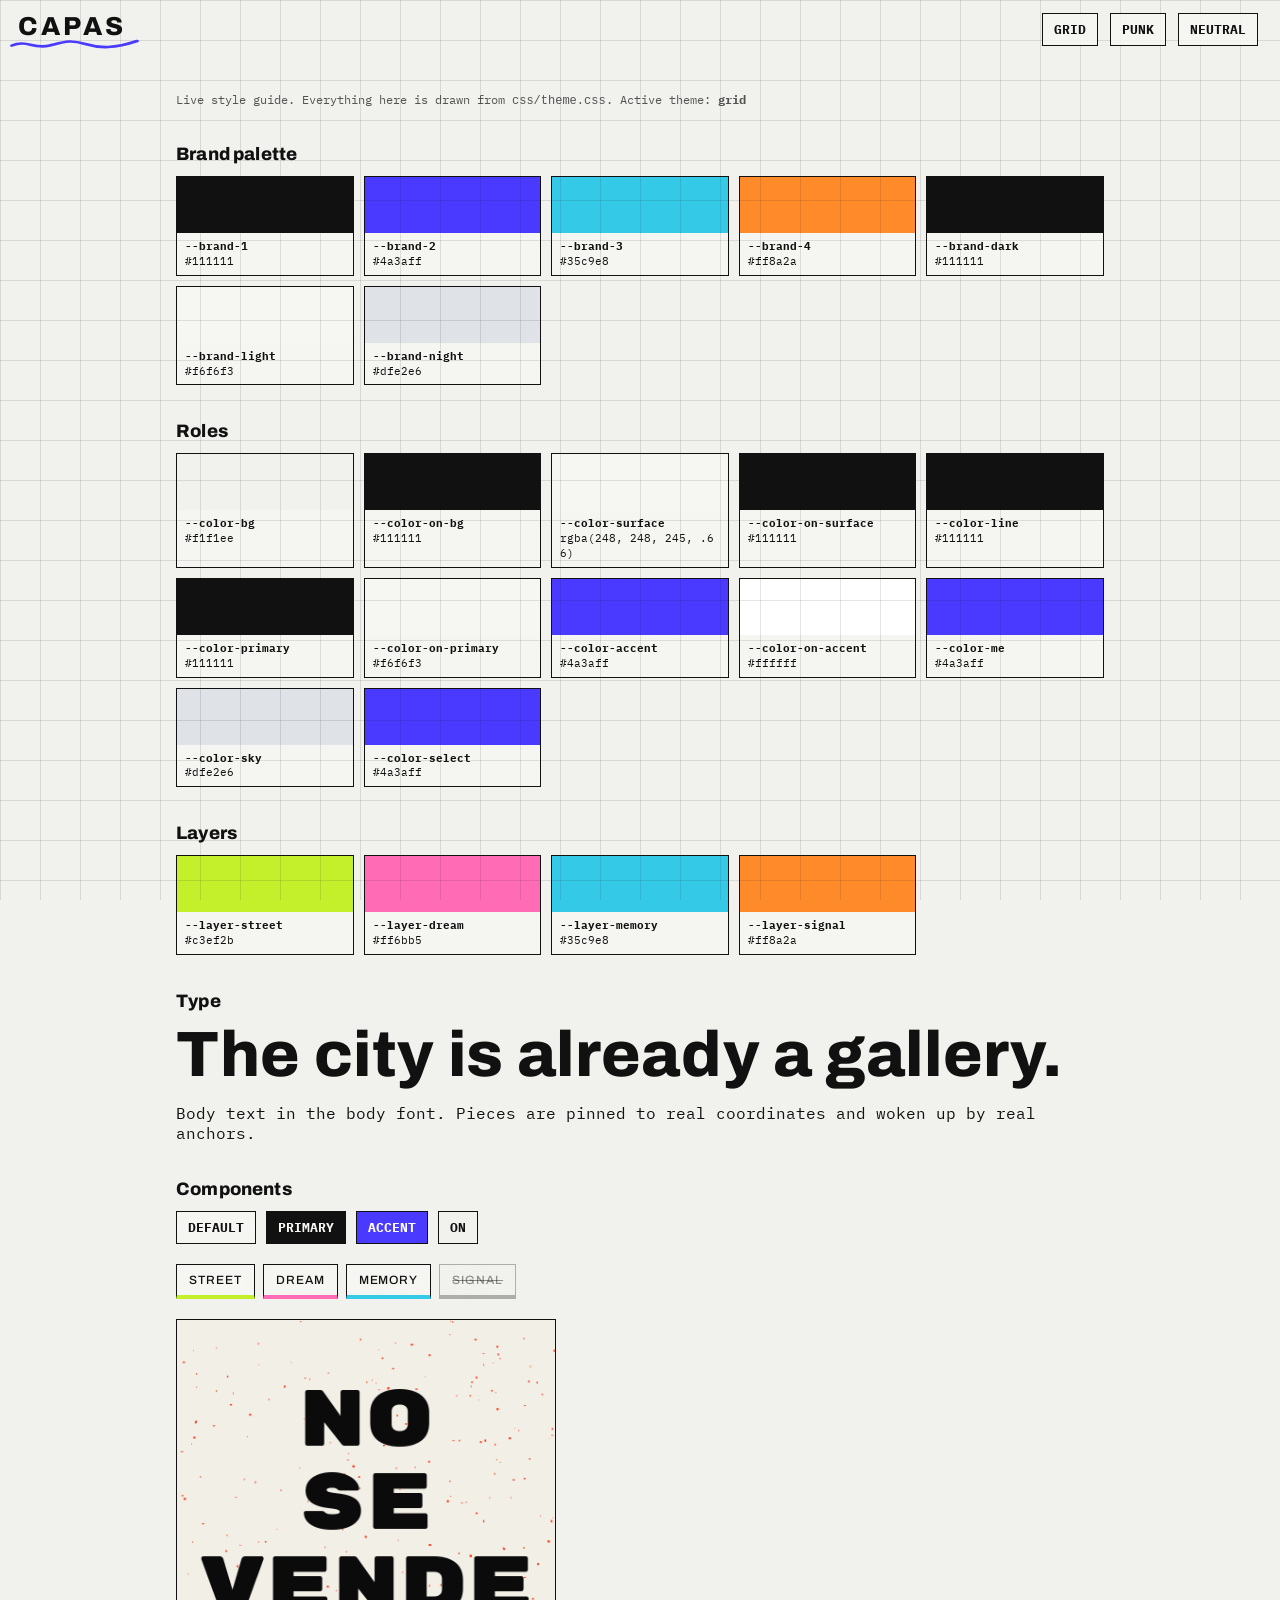
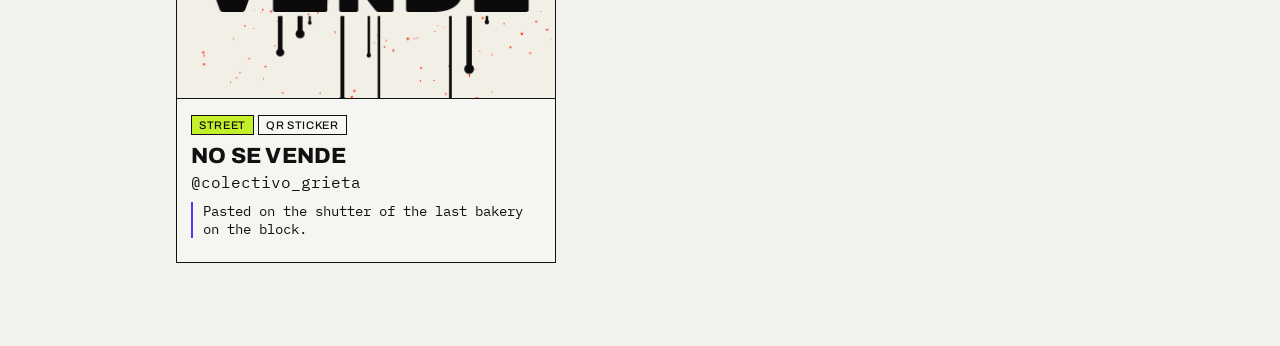
<file: theme.html>
<!doctype html>
<html lang="en">
<head>
  <meta charset="utf-8">
  <meta name="viewport" content="width=device-width, initial-scale=1">
  <title>CAPAS — theme</title>
  <script src="js/theme.js?v=202611241357"></script>
  <link rel="stylesheet" href="css/theme.css?v=202611241357">
  <link rel="stylesheet" href="css/style.css?v=202611241357">
  <style>
    body { overflow: auto; height: auto; }
    main { max-width: 960px; margin: 0 auto; padding: 80px 16px 48px; }
    section { margin: 36px 0; }
    section > h2 { font-size: 18px; margin-bottom: 12px; color: var(--color-primary); }
    .grid { display: grid; grid-template-columns: repeat(auto-fill, minmax(150px, 1fr)); gap: 10px; }
    .swatch { border: var(--border-w) solid var(--color-line); border-radius: var(--radius); overflow: hidden; background: var(--color-surface); color: var(--color-on-surface); }
    .swatch div { height: 56px; }
    .swatch p { margin: 0; padding: 6px 8px; font-size: 11px; line-height: 1.35; word-break: break-all; }
    .row { display: flex; gap: 10px; flex-wrap: wrap; align-items: center; }
    .type-display { font-family: var(--font-display); font-weight: var(--font-display-weight); letter-spacing: var(--display-tracking); font-size: clamp(32px, 7vw, 64px); line-height: 1; margin: 0; }
    .demo-sheet { position: static; max-height: none; width: min(380px, 100%); }
    .demo-sheet .sheet-art img { aspect-ratio: 1; }
    .themes a { margin-right: 6px; }
    .layers.static { position: static; justify-content: flex-start; padding: 0; }
    code { font-size: 12px; }
  </style>
</head>
<body>
  <header class="bar">
    <a class="logo" href="./"><span data-brand>CAPAS</span><span class="logo-mark">/</span></a>
    <nav class="themes">
      <a class="btn" href="?theme=default">GRID</a>
      <a class="btn" href="?theme=punk">PUNK</a>
      <a class="btn" href="?theme=neutral">NEUTRAL</a>
    </nav>
  </header>

  <main>
    <p class="small">Live style guide. Everything here is drawn from <code>css/theme.css</code>. Active theme: <b id="active"></b></p>

    <section><h2>Brand palette</h2><div class="grid" id="brand"></div></section>
    <section><h2>Roles</h2><div class="grid" id="roles"></div></section>
    <section><h2>Layers</h2><div class="grid" id="layers-sw"></div></section>

    <section>
      <h2>Type</h2>
      <p class="type-display">The city is already a gallery.</p>
      <p>Body text in the body font. Pieces are pinned to real coordinates and woken up by real anchors.</p>
    </section>

    <section>
      <h2>Components</h2>
      <div class="row">
        <button class="btn">DEFAULT</button>
        <button class="btn btn-primary">PRIMARY</button>
        <button class="btn btn-accent">ACCENT</button>
        <button class="btn on">ON</button>
      </div>
      <br>
      <div class="layers static" id="chips"></div>
      <br>
      <aside class="sheet demo-sheet" id="demo"></aside>
    </section>
  </main>

  <script src="js/data.js?v=202611241357"></script>
  <script src="js/art.js?v=202611241357"></script>
  <script>
    const tokens = {
      brand: ['--brand-1', '--brand-2', '--brand-3', '--brand-4', '--brand-dark', '--brand-light', '--brand-night'],
      roles: ['--color-bg', '--color-on-bg', '--color-surface', '--color-on-surface', '--color-line', '--color-primary',
              '--color-on-primary', '--color-accent', '--color-on-accent', '--color-me', '--color-sky', '--color-select'],
      'layers-sw': Object.keys(LAYERS).map(k => '--layer-' + k),
    };
    for (const [id, list] of Object.entries(tokens)) {
      document.getElementById(id).innerHTML = list.map(t =>
        `<div class="swatch"><div style="background:var(${t})"></div><p><b>${t}</b><br>${Theme.css(t)}</p></div>`).join('');
    }
    document.getElementById('active').textContent = Theme.name;
    document.getElementById('chips').innerHTML = Object.values(LAYERS).map((l, i) =>
      `<span class="chip ${i === 3 ? 'off' : ''}" style="--c:${l.color}">${l.label}</span>`).join('');

    function renderDemo() {
      const p = SEED_PIECES[1], l = LAYERS[p.layer];
      document.getElementById('demo').innerHTML = `
        <div class="sheet-art"><img alt="" src="${Art.toDataURL(p, 400)}"></div>
        <div class="sheet-body">
          <span class="tag" style="--c:${l.color}">${l.label}</span><span class="tag">QR STICKER</span>
          <h2>${p.title}</h2><div>${p.artist}</div>
          <p class="note">${p.note}</p>
        </div>`;
    }
    renderDemo();
    Art.ready.then(() => { Art.clear(); renderDemo(); });
  </script>
</body>
</html>
</file>
<file: css/theme.css>
/* =====================================================================
   CAPAS THEME — the only file the brand process needs to touch.

   Tier 1  BRAND PALETTE   raw colors, fonts. Change these first.
   Tier 2  ROLES           what each color is FOR. Components only read
                           roles, never raw palette values.
   Tier 3  SHAPE & MOTION  borders, corners, shadows, tilt, speed.
   Tier 4  GESTURES        the few shapes tokens can't express (a theme's own
                           marks), scoped to that theme at the bottom of this file.

   Canvas code (artworks, AR, radar) reads the same tokens through
   js/theme.js, so a change here reaches the map AND the camera view.

   Themes: "grid" is the default (set in js/theme.js). The bare :root block below is
   "punk", the first prototype look. Try one with ?theme=punk or ?theme=neutral on
   any URL (?theme=default to reset). Add your own: copy a [data-theme] block.
   ===================================================================== */

@import url("https://fonts.googleapis.com/css2?family=Rubik+Mono+One&family=Space+Mono:wght@400;700&family=Inter:wght@400;600;800&family=Archivo:wdth,wght@112,500;112,800&family=IBM+Plex+Mono:wght@400;600&family=Rock+Salt&display=swap");

:root {
  /* ---- Tier 1: brand palette (v0 "punk xerox") ---- */
  --brand-1: #e8ff2a;       /* acid */
  --brand-2: #ff3ea5;       /* pink */
  --brand-3: #3ee6ff;       /* cyan */
  --brand-4: #ff7a1a;       /* orange */
  --brand-dark: #0b0b0b;    /* ink */
  --brand-light: #f2efe6;   /* paper */
  --brand-night: #1a0b2e;   /* AR sky */

  --font-display: "Rubik Mono One", "Arial Black", sans-serif;
  --font-body: "Space Mono", ui-monospace, monospace;
  --font-display-weight: 400;
  --display-tracking: -0.02em;

  /* ---- Tier 2: roles ---- */
  --color-bg: var(--brand-dark);            /* page / map background */
  --color-on-bg: var(--brand-light);        /* text on bg */
  --color-surface: var(--brand-light);      /* sheets, dialogs, cards */
  --color-on-surface: var(--brand-dark);
  --color-field: #ffffff;                   /* form inputs */
  --color-line: var(--brand-dark);          /* borders */
  --color-primary: var(--brand-1);          /* main actions, logo, HUD */
  --color-on-primary: var(--brand-dark);
  --color-accent: var(--brand-2);           /* AR button, highlights */
  --color-on-accent: var(--brand-dark);
  --color-me: var(--brand-3);               /* "you are here" */
  --color-sky: var(--brand-night);          /* AR without camera */
  --color-select: #ffffff;                  /* selected piece outline in AR */

  /* layers (dimensions) — also used by pins, chips, radar */
  --layer-street: var(--brand-1);
  --layer-dream: var(--brand-2);
  --layer-memory: var(--brand-3);
  --layer-signal: var(--brand-4);

  /* map tiles are OSM; this filter gives them the theme's mood */
  --map-bg: #111111;
  --map-filter: invert(1) hue-rotate(180deg) grayscale(.75) brightness(.8) contrast(1.1);

  /* ---- Tier 3: shape & motion ---- */
  --border-w: 3px;
  --radius: 0px;
  --radius-chip: 0px;
  --shadow-color: var(--color-line);
  --shadow-sm: 3px 3px 0 var(--shadow-color);
  --shadow-sm-hover: 4px 4px 0 var(--shadow-color);
  --shadow-sm-active: 1px 1px 0 var(--shadow-color);
  --shadow-md: 5px 5px 0 var(--shadow-color);
  --shadow-panel: 8px 8px 0 var(--color-accent);
  --shadow-dialog: 10px 10px 0 var(--color-primary);
  --press: 2px;             /* how far buttons sink when pressed */
  --tilt: -2deg;            /* logo tilt */
  --pin-tilt: 16;           /* max random rotation of map pins, degrees */
  --speed: .08s;
}

/* ---- Alternative theme: proves every role is swappable ---- */
:root[data-theme="neutral"] {
  --brand-1: #111111;
  --brand-2: #2f6bff;
  --brand-3: #00b894;
  --brand-4: #e17055;
  --brand-dark: #111111;
  --brand-light: #ffffff;
  --brand-night: #dfe6ee;

  --font-display: "Inter", system-ui, sans-serif;
  --font-body: "Inter", system-ui, sans-serif;
  --font-display-weight: 800;
  --display-tracking: -0.03em;

  --color-bg: #f4f4f2;
  --color-on-bg: #111111;
  --color-on-primary: #ffffff;
  --color-on-accent: #ffffff;
  --color-line: #d9d9d6;
  --color-select: #2f6bff;
  --layer-street: #f5b700;
  --layer-dream: #a55eea;

  --map-bg: #e8e8e4;
  --map-filter: grayscale(1) contrast(.95) brightness(1.05);

  --border-w: 1px;
  --radius: 12px;
  --radius-chip: 999px;
  --shadow-color: rgba(0, 0, 0, .12);
  --shadow-sm: 0 2px 6px var(--shadow-color);
  --shadow-sm-hover: 0 4px 12px var(--shadow-color);
  --shadow-sm-active: 0 1px 2px var(--shadow-color);
  --shadow-md: 0 6px 18px var(--shadow-color);
  --shadow-panel: 0 12px 40px rgba(0, 0, 0, .18);
  --shadow-dialog: 0 20px 60px rgba(0, 0, 0, .25);
  --press: 0px;
  --tilt: 0deg;
  --pin-tilt: 0;
}

/* =====================================================================
   GRID — the default. A quiet digital surface: hairlines, a visible grid,
   see-through panels. Then one loose, hand-made gesture in a single spray
   color that crosses the grid: a scribble, a marker stroke, a blob.
   ===================================================================== */
:root[data-theme="grid"] {
  /* Tier 1 */
  --brand-1: #111111;       /* ink */
  --brand-2: #4a3aff;       /* spray: the only loud color in the interface */
  --brand-3: #35c9e8;
  --brand-4: #ff8a2a;
  --brand-dark: #111111;
  --brand-light: #f6f6f3;
  --brand-night: #dfe2e6;

  --font-display: "Archivo", "Helvetica Neue", Arial, sans-serif;
  --font-body: "IBM Plex Mono", ui-monospace, Menlo, monospace;
  --font-hand: "Rock Salt", "Marker Felt", cursive;
  --font-display-weight: 800;
  --display-tracking: 0.01em;

  /* Tier 2 */
  --color-bg: #f1f1ee;
  --color-on-bg: #111111;
  --color-surface: rgba(248, 248, 245, .66);   /* glass: the map and the camera show through */
  --color-on-surface: #111111;
  --color-field: rgba(255, 255, 255, .7);
  --color-line: #111111;
  --color-primary: #111111;
  --color-on-primary: #f6f6f3;
  --color-accent: #4a3aff;
  --color-on-accent: #ffffff;
  --color-me: #4a3aff;
  --color-sky: #dfe2e6;
  --color-select: #4a3aff;

  --layer-street: #c3ef2b;
  --layer-dream: #ff6bb5;
  --layer-memory: #35c9e8;
  --layer-signal: #ff8a2a;

  --map-bg: #e8e8e5;
  --map-filter: grayscale(1) contrast(.88) brightness(1.1);

  /* Tier 3 */
  --border-w: 1px;
  --radius: 0px;
  --radius-chip: 0px;
  --shadow-color: transparent;
  --shadow-sm: none;
  --shadow-sm-hover: none;
  --shadow-sm-active: none;
  --shadow-md: none;
  --shadow-panel: none;
  --shadow-dialog: 0 24px 80px rgba(17, 17, 17, .18);
  --press: 0px;
  --tilt: 0deg;
  --pin-tilt: 0;

  --glass: blur(14px) saturate(1.25);
  --grid-size: 40px;
  --grid-image:
    linear-gradient(to right, rgba(17, 17, 17, .11) 1px, transparent 1px),
    linear-gradient(to bottom, rgba(17, 17, 17, .11) 1px, transparent 1px);

  /* the hand-made marks, drawn once here and reused */
  --mark-scribble: url("data:image/svg+xml,%3Csvg xmlns='http://www.w3.org/2000/svg' viewBox='0 0 120 16' preserveAspectRatio='none'%3E%3Cpath d='M2 10c13-8 21 5 35 0s19-8 33-2 27 6 48-4' fill='none' stroke='%234a3aff' stroke-width='3.5' stroke-linecap='round'/%3E%3C/svg%3E");
  --mark-loop: url("data:image/svg+xml,%3Csvg xmlns='http://www.w3.org/2000/svg' viewBox='0 0 80 56' preserveAspectRatio='none'%3E%3Cpath d='M44 5C22 2 5 13 6 28s19 24 38 22 32-13 29-27S54 4 30 9' fill='none' stroke='%234a3aff' stroke-width='2.5' stroke-linecap='round'/%3E%3C/svg%3E");
  --mark-stroke: url("data:image/svg+xml,%3Csvg xmlns='http://www.w3.org/2000/svg' viewBox='0 0 200 40' preserveAspectRatio='none'%3E%3Cpath d='M3 9C40 3 150 6 197 4c2 9-2 20 1 30-50 4-150 3-195 3 3-10-3-18 0-28z' fill='%234a3aff'/%3E%3C/svg%3E");
  --mark-blob: 46% 54% 42% 58% / 58% 44% 56% 42%;
}

/* Tier 4: grid's gestures. Each one sits on a grid element and deliberately overruns it. */
:root[data-theme="grid"] .logo { background: none; border: 0; padding: 2px 2px 8px; color: var(--color-on-bg); position: relative; letter-spacing: .12em; }
:root[data-theme="grid"] .logo::after {
  content: ""; position: absolute; left: -6px; right: -10px; bottom: -2px; height: 12px;
  background: var(--mark-scribble) center / 100% 100% no-repeat;
}
:root[data-theme="grid"] .logo-mark { display: none; }

:root[data-theme="grid"] .tab { letter-spacing: .08em; font-weight: 500; }
:root[data-theme="grid"] .tab.on { background: var(--mark-loop) center / 74px 50px no-repeat; color: var(--color-on-surface); font-weight: 800; }
:root[data-theme="grid"] .tab-create {
  background: var(--color-accent); color: var(--color-on-accent); border-radius: var(--mark-blob);
  margin: -16px 8px 6px; transform: rotate(-4deg); font-weight: 800;
}

:root[data-theme="grid"] .toast,
:root[data-theme="grid"] .status.caught {
  background: var(--mark-stroke) center / 100% 100% no-repeat; color: var(--color-on-accent); border: 0;
  font-family: var(--font-hand); font-weight: 400; font-size: 11px; line-height: 1.9; padding: 8px 16px;
  -webkit-backdrop-filter: none; backdrop-filter: none;
}
:root[data-theme="grid"] .pin.caught::before { background: var(--color-accent); color: var(--color-on-accent); border-radius: var(--mark-blob); border-color: transparent; }

:root[data-theme="grid"] .chip { background: var(--color-surface); border-bottom: 4px solid var(--c); font-weight: 500; letter-spacing: .08em; }
:root[data-theme="grid"] .chip.off { background: none; border-color: color-mix(in srgb, var(--color-line) 30%, transparent); color: color-mix(in srgb, var(--color-on-bg) 45%, transparent); }
:root[data-theme="grid"] .tag { font-weight: 500; letter-spacing: .06em; border-width: 1px; }
:root[data-theme="grid"] .support-head, :root[data-theme="grid"] .drawer-head { font-weight: 500; letter-spacing: .08em; }
:root[data-theme="grid"] .note { border-left-width: 2px; }
:root[data-theme="grid"] .tile.missing img { filter: grayscale(1) brightness(1.7) contrast(.35); }
:root[data-theme="grid"] .hero-card h2, :root[data-theme="grid"] .wall .post-caption b { background: var(--mark-scribble) left bottom / 100% 8px no-repeat; padding-bottom: 6px; }
:root[data-theme="grid"] .hero-card h2 { display: inline-block; align-self: flex-start; }
:root[data-theme="grid"] .post-caption b { padding-bottom: 2px; background-size: 100% 5px; }

:root[data-theme="grid"] .gate { background: var(--grid-image) 0 0 / var(--grid-size) var(--grid-size), var(--color-bg); }
:root[data-theme="grid"] .gate h1 { text-shadow: none; position: relative; z-index: 0; }
:root[data-theme="grid"] .gate h1::before {
  content: ""; position: absolute; z-index: -1; inset: -18% -6% -22% -10%;
  background: var(--color-accent); border-radius: var(--mark-blob); transform: rotate(-6deg); opacity: .9;
}
:root[data-theme="grid"] .gate h1 { color: var(--color-on-accent); }
:root[data-theme="grid"] #manifesto h2 { background: var(--mark-scribble) left bottom / 78% 12px no-repeat; padding-bottom: 14px; }
:root[data-theme="grid"] .col-head h2 { color: var(--color-on-bg); background: var(--mark-scribble) left bottom / 240px 12px no-repeat; padding-bottom: 12px; }
:root[data-theme="grid"] .col-count b { color: var(--color-accent); }
</file>
<file: css/style.css>
/* Components. Every color, font, border, corner and shadow comes from
   css/theme.css — don't hardcode visual values here. */

:root { --tabbar-h: 58px; }

* { box-sizing: border-box; }
html, body { margin: 0; height: 100%; background: var(--color-bg); color: var(--color-on-bg); font-family: var(--font-body); }
body { overflow: hidden; }
button { font: inherit; cursor: pointer; }
h1, h2, h3 { font-family: var(--font-display); font-weight: var(--font-display-weight); margin: 0; letter-spacing: var(--display-tracking); }
.small { font-size: 12px; opacity: 0.7; }

/* top bar */
.bar {
  position: fixed; inset: 0 0 auto 0; z-index: 1000;
  display: flex; align-items: center; justify-content: space-between; gap: 8px;
  padding: calc(10px + env(safe-area-inset-top)) 16px 10px;
  pointer-events: none;
}
.bar > * { pointer-events: auto; }
.logo {
  font-family: var(--font-display); font-weight: var(--font-display-weight); font-size: 26px;
  color: var(--color-on-primary); text-decoration: none;
  background: var(--color-primary); padding: 2px 10px; border: var(--border-w) solid var(--color-line);
  border-radius: var(--radius); box-shadow: var(--shadow-md); transform: rotate(var(--tilt));
}
.logo-mark { color: var(--color-accent); }
nav { display: flex; gap: 6px; flex-wrap: wrap; justify-content: flex-end; }

.btn {
  display: inline-block; text-decoration: none; font-weight: 700; font-size: 13px;
  background: var(--color-surface); color: var(--color-on-surface);
  border: var(--border-w) solid var(--color-line); border-radius: var(--radius); padding: 7px 11px;
  box-shadow: var(--shadow-sm); transition: transform var(--speed), box-shadow var(--speed);
}
.btn:hover { transform: translate(calc(var(--press) / -2), calc(var(--press) / -2)); box-shadow: var(--shadow-sm-hover); }
.btn:active { transform: translate(var(--press), var(--press)); box-shadow: var(--shadow-sm-active); }
.btn-primary { background: var(--color-primary); color: var(--color-on-primary); }
.btn-accent { background: var(--color-accent); color: var(--color-on-accent); }
.btn.on { background: var(--color-bg); color: var(--color-primary); border-color: var(--color-primary); }
.link { background: none; border: 0; color: inherit; text-decoration: underline; padding: 0 4px; }

/* map */
#map { position: fixed; inset: 0; z-index: 0; background: var(--map-bg); }
.leaflet-container { font-family: var(--font-body); background: var(--map-bg) !important; }
.leaflet-tile-pane { filter: var(--map-filter); }
.leaflet-control-attribution {
  background: color-mix(in srgb, var(--color-bg) 70%, transparent) !important;
  color: color-mix(in srgb, var(--color-on-bg) 60%, transparent) !important; font-size: 10px;
}
.leaflet-control-attribution a { color: color-mix(in srgb, var(--color-on-bg) 75%, transparent) !important; }
.leaflet-control-zoom { display: none; }

.pin {
  width: 54px; height: 54px; border: var(--border-w) solid var(--c, var(--color-primary)); background: var(--color-bg);
  border-radius: var(--radius); overflow: visible;
  box-shadow: var(--shadow-sm); transform: rotate(var(--rot, 0deg)); transition: transform .15s;
  position: relative;
}
.pin img { width: 100%; height: 100%; display: block; background: var(--color-surface); border-radius: calc(var(--radius) - var(--border-w)); }
.pin::after {
  content: ""; position: absolute; left: 50%; bottom: -12px; width: 3px; height: 10px;
  background: var(--c, var(--color-primary)); transform: translateX(-50%);
}
.pin:hover, .pin.active { transform: rotate(0) scale(1.15); z-index: 10; }
.me-dot {
  width: 18px; height: 18px; border-radius: 50%; background: var(--color-me); border: 3px solid var(--color-bg);
  box-shadow: 0 0 0 6px color-mix(in srgb, var(--color-me) 30%, transparent);
}

/* layer chips */
.layers {
  position: fixed; left: 0; right: 0; bottom: calc(var(--tabbar-h) + 10px + env(safe-area-inset-bottom)); z-index: 1000;
  display: flex; gap: 8px; justify-content: center; flex-wrap: wrap; padding: 0 16px; pointer-events: none;
}
.chip {
  pointer-events: auto; font-family: var(--font-display); font-weight: var(--font-display-weight); font-size: 12px; padding: 8px 12px;
  background: var(--c); color: var(--brand-dark); border: var(--border-w) solid var(--color-line);
  border-radius: var(--radius-chip); box-shadow: var(--shadow-sm);
}
.chip.off { background: var(--color-bg); color: var(--c); border-color: var(--c); box-shadow: none; text-decoration: line-through; }

.hint[hidden] { display: none; }
.hint {
  position: fixed; top: 70px; left: 50%; transform: translateX(-50%); z-index: 1001;
  background: var(--color-accent); color: var(--color-on-accent); border: var(--border-w) solid var(--color-line);
  border-radius: var(--radius); padding: 8px 12px; font-weight: 700;
  box-shadow: var(--shadow-md); max-width: calc(100vw - 32px); width: max-content;
  display: flex; gap: 4px 10px; flex-wrap: wrap; justify-content: center; font-size: 13px;
}

/* drawer & sheet */
.drawer, .sheet {
  position: fixed; z-index: 1002; background: var(--color-surface); color: var(--color-on-surface);
  border: var(--border-w) solid var(--color-line); border-radius: var(--radius);
  box-shadow: var(--shadow-panel); overflow-y: auto;
}
.drawer { top: 70px; left: 16px; bottom: calc(var(--tabbar-h) + 60px); width: min(360px, calc(100vw - 32px)); display: flex; flex-direction: column; }
.sheet { top: 70px; right: 16px; width: min(380px, calc(100vw - 32px)); max-height: calc(100dvh - 140px - var(--tabbar-h)); }
.drawer[hidden], .sheet[hidden] { display: none; }
.drawer-head {
  display: flex; justify-content: space-between; align-items: center; padding: 12px 14px;
  border-bottom: var(--border-w) solid var(--color-line); background: var(--color-primary); color: var(--color-on-primary);
}
.drawer-foot { padding: 12px 14px; border-top: var(--border-w) solid var(--color-line); }
.x { background: none; border: 0; font-size: 28px; line-height: 1; color: inherit; }
#list-items { list-style: none; margin: 0; padding: 0; overflow-y: auto; flex: 1; }
#list-items li { display: flex; gap: 10px; padding: 10px 14px; border-bottom: 1px dashed var(--color-line); cursor: pointer; align-items: center; }
#list-items li:hover { background: color-mix(in srgb, var(--color-primary) 25%, var(--color-surface)); }
#list-items img { width: 44px; height: 44px; border: 2px solid var(--color-line); border-radius: calc(var(--radius) / 2); flex: none; }
#list-items .meta { font-size: 12px; opacity: .75; }
#list-items b { display: block; font-size: 14px; }

.sheet-art { position: relative; border-bottom: var(--border-w) solid var(--color-line); }
.sheet-art img { width: 100%; display: block; aspect-ratio: 1; }
.sheet-art .x {
  position: absolute; top: 6px; right: 8px; background: var(--color-surface); border: var(--border-w) solid var(--color-line);
  border-radius: var(--radius); width: 36px; height: 36px; font-size: 22px;
}
.sheet-body { padding: 14px; }
.sheet-body h2 { font-size: 22px; line-height: 1.05; margin: 6px 0 4px; }
.tag {
  display: inline-block; font-family: var(--font-display); font-weight: var(--font-display-weight); font-size: 11px; padding: 3px 7px;
  background: var(--c, var(--color-surface)); color: var(--brand-dark); border: 2px solid var(--color-line);
  border-radius: var(--radius-chip); margin: 0 4px 4px 0;
}
.kv { display: grid; grid-template-columns: auto 1fr; gap: 4px 12px; font-size: 12px; margin: 12px 0; }
.kv dt { opacity: .6; } .kv dd { margin: 0; }
.note { font-size: 14px; border-left: 4px solid var(--color-accent); padding-left: 10px; margin: 10px 0; }
.actions { display: flex; gap: 6px; flex-wrap: wrap; }

/* dialogs */
dialog {
  border: var(--border-w) solid var(--color-line); border-radius: var(--radius);
  background: var(--color-surface); color: var(--color-on-surface); padding: 18px;
  box-shadow: var(--shadow-dialog); max-width: min(720px, calc(100vw - 32px)); max-height: calc(100vh - 32px);
}
dialog::backdrop { background: color-mix(in srgb, var(--color-bg) 75%, transparent); }
dialog h2 { font-size: 24px; margin-bottom: 12px; }
dialog menu { display: flex; justify-content: flex-end; gap: 8px; padding: 0; margin: 14px 0 0; }
.drop-grid { display: grid; grid-template-columns: 220px 1fr; gap: 16px; }
#drop-preview { width: 100%; border: var(--border-w) solid var(--color-line); border-radius: var(--radius); display: block; margin-bottom: 8px; }
.small-btn { font-size: 11px; padding: 4px 8px; }
.fields { display: grid; grid-template-columns: 1fr 1fr; gap: 8px; }
.fields label { display: flex; flex-direction: column; font-size: 11px; font-weight: 700; gap: 3px; }
.fields label:has(textarea) { grid-column: 1 / -1; }
.fields input, .fields select, .fields textarea {
  font: inherit; font-size: 13px; padding: 6px; border: 2px solid var(--color-line);
  background: var(--color-field); color: var(--color-on-surface); border-radius: calc(var(--radius) / 2);
}
.palettes { display: flex; gap: 6px; margin-top: 12px; flex-wrap: wrap; }
.palettes button { display: flex; border: 2px solid var(--color-line); padding: 0; background: none; border-radius: calc(var(--radius) / 2); overflow: hidden; }
.palettes button.sel { outline: 3px solid var(--color-accent); outline-offset: 2px; }
.palettes span { width: 16px; height: 26px; }

#manifesto article { max-width: 560px; }
#manifesto h2 { font-size: 30px; line-height: 1; }
#manifesto ol { padding-left: 20px; } #manifesto li { margin: 8px 0; }

.qr-sheet { text-align: center; }
#qr { display: inline-block; padding: 14px; background: #fff; border: var(--border-w) solid var(--color-line); margin: 8px 0; }
#qr img, #qr canvas { display: block; }
#qr-url { word-break: break-all; }

@media (max-width: 640px) {
  .logo { font-size: 20px; }
  .btn { font-size: 11px; padding: 6px 8px; }
  .sheet { top: auto; bottom: calc(var(--tabbar-h) + env(safe-area-inset-bottom)); right: 0; left: 0; width: auto; max-height: 66dvh; border-width: var(--border-w) 0 0; border-radius: var(--radius) var(--radius) 0 0; box-shadow: none; }
  .drawer { top: 64px; left: 0; right: 0; width: auto; bottom: calc(var(--tabbar-h) + env(safe-area-inset-bottom)); border-width: var(--border-w) 0 0; border-radius: var(--radius) var(--radius) 0 0; box-shadow: none; }
  .drop-grid { grid-template-columns: 1fr; }
  #drop-preview { width: 160px; }
  .fields { grid-template-columns: 1fr; }
  .chip { font-size: 10px; padding: 6px 8px; }
}

@media print {
  body * { visibility: hidden; }
  #qr-dialog, #qr-dialog * { visibility: visible; }
  #qr-dialog { position: absolute; inset: 0; box-shadow: none; border: 0; }
  #qr-dialog menu { display: none; }
}

/* supports: one piece, many media */
.support-chips { display: flex; gap: 4px; flex-wrap: wrap; margin: 8px 0 2px; }
.support-chip {
  font-family: var(--font-body); font-weight: 700; font-size: 10px; letter-spacing: .04em; padding: 2px 6px;
  border: 1px solid var(--color-line); border-radius: var(--radius-chip);
}
.supports { display: flex; flex-direction: column; gap: 10px; margin: 12px 0; }
.supports:empty { display: none; }
.support { margin: 0; border: 2px solid var(--color-line); border-radius: var(--radius); overflow: hidden; background: var(--color-field); }
.support-head {
  display: flex; justify-content: space-between; gap: 8px; padding: 3px 8px;
  font-family: var(--font-display); font-weight: var(--font-display-weight); font-size: 10px;
  background: var(--color-primary); color: var(--color-on-primary); border-bottom: 2px solid var(--color-line);
}
.support[data-type="physical"] .support-head { background: var(--color-on-surface); color: var(--color-surface); }
.support.is-locked { border-style: dashed; }
.support.is-locked .support-head { background: var(--color-surface); color: var(--color-on-surface); }
.support img, .support video { display: block; width: 100%; max-height: 360px; object-fit: contain; background: var(--color-bg); }
.support audio { display: block; width: calc(100% - 16px); margin: 8px; }
.support-text { margin: 0; padding: 10px; font-size: 14px; white-space: pre-line; }
.support-cap { margin: 0; padding: 6px 10px; font-size: 12px; opacity: .75; border-top: 1px dashed var(--color-line); }
.support-locked { margin: 0; padding: 10px; font-size: 12px; opacity: .75; }

.support-editor { border: 2px solid var(--color-line); border-radius: var(--radius); margin: 14px 0 0; padding: 10px; display: flex; flex-direction: column; gap: 8px; }
.support-editor legend { font-size: 11px; font-weight: 700; padding: 0 4px; }
#drop-supports { display: flex; flex-direction: column; gap: 8px; }
#drop-supports:empty { display: none; }
.support-add { display: flex; gap: 6px; flex-wrap: wrap; }
.srow { display: flex; flex-direction: column; gap: 6px; padding: 8px; border: 1px dashed var(--color-line); border-radius: calc(var(--radius) / 2); }
.srow-head { display: flex; justify-content: space-between; font-size: 12px; }
.srow input:not([type="checkbox"]), .srow textarea {
  font: inherit; font-size: 13px; padding: 6px; border: 2px solid var(--color-line);
  background: var(--color-field); color: var(--color-on-surface); border-radius: calc(var(--radius) / 2); min-width: 0; width: 100%;
}
.srow-opts { display: flex; gap: 14px; flex-wrap: wrap; font-size: 12px; }
.srow-opts label { display: flex; gap: 5px; align-items: center; }
.support model-viewer { display: block; width: 100%; height: 320px; background: var(--color-bg); --poster-color: transparent; }
.ar-btn { position: absolute; left: 50%; bottom: 12px; transform: translateX(-50%); white-space: nowrap; }
.ar-btn:hover { transform: translateX(-50%); }

/* ---------- app shell: views, tabs, floating buttons, toast ---------- */
.view[hidden] { display: none; }
.bar select.btn { font-family: var(--font-body); max-width: 46vw; }

.tabbar {
  position: fixed; left: 0; right: 0; bottom: 0; z-index: 1100;
  display: grid; grid-template-columns: repeat(5, minmax(0, 1fr));
  height: calc(var(--tabbar-h) + env(safe-area-inset-bottom)); padding-bottom: env(safe-area-inset-bottom);
  background: var(--color-surface); border-top: var(--border-w) solid var(--color-line);
}
.tab {
  background: none; border: 0; border-right: 1px solid var(--color-line); color: var(--color-on-surface);
  font-family: var(--font-display); font-weight: var(--font-display-weight); font-size: 10px;
  display: flex; flex-direction: column; align-items: center; justify-content: center; gap: 3px; min-width: 0;
}
.tab i { font-style: normal; font-family: var(--font-body); font-size: 18px; line-height: 1; position: relative; }
.tab.on { background: var(--color-on-surface); color: var(--color-surface); }
.tab-create { background: var(--color-primary); color: var(--color-on-primary); border-right: 0; }
#tab-count { position: absolute; left: 100%; top: -4px; padding-left: 2px; font-size: 10px; font-weight: 700; }

.fabs {
  position: fixed; right: 16px; top: calc(70px + env(safe-area-inset-top)); z-index: 1000;
  display: flex; flex-direction: column; gap: 6px;
}
.fabs .btn { width: 40px; height: 40px; padding: 0; font-size: 18px; }

.toast {
  position: fixed; left: 50%; top: calc(118px + env(safe-area-inset-top)); transform: translateX(-50%); z-index: 1200;
  background: var(--color-primary); color: var(--color-on-primary); border: var(--border-w) solid var(--color-line);
  border-radius: var(--radius); box-shadow: var(--shadow-md); padding: 8px 12px; font-weight: 700; font-size: 13px;
  max-width: calc(100vw - 32px); text-align: center;
}

/* ---------- catching ---------- */
.status { font-size: 12px; margin: 10px 0 4px; padding: 6px 8px; border: 1px dashed var(--color-line); border-radius: calc(var(--radius) / 2); }
.status.caught { background: var(--color-primary); color: var(--color-on-primary); border-style: solid; font-weight: 700; }
.pin.caught::before {
  content: "●"; position: absolute; top: -9px; right: -9px; z-index: 1; width: 18px; height: 18px; border-radius: 50%;
  background: var(--color-primary); color: var(--color-on-primary); border: 2px solid var(--color-bg);
  font-size: 9px; display: grid; place-items: center;
}

/* ---------- collection ---------- */
#view-collection, #view-wall {
  position: fixed; inset: 0; overflow-y: auto; background: var(--color-bg);
  padding: calc(76px + env(safe-area-inset-top)) 16px calc(var(--tabbar-h) + 70px + env(safe-area-inset-bottom));
}
.collection { max-width: 880px; margin: 0 auto; display: flex; flex-direction: column; gap: 12px; }
.col-head { display: flex; flex-direction: column; gap: 6px; }
.col-head h2 { font-size: 28px; color: var(--color-primary); }
.col-count { margin: 0; }
.col-count b { font-family: var(--font-display); font-weight: var(--font-display-weight); font-size: 34px; color: var(--color-primary); }
.col-bars { display: flex; flex-direction: column; gap: 6px; max-width: 420px; }
.col-bar { display: grid; grid-template-columns: 76px minmax(0, 1fr) 36px; gap: 8px; align-items: center; font-size: 11px; font-weight: 700; }
.col-bar i { display: block; height: 10px; background: color-mix(in srgb, var(--color-on-bg) 15%, transparent); }
.col-bar b { display: block; height: 100%; background: var(--c); }
.collection h3 { font-size: 13px; margin-top: 12px; padding-bottom: 4px; border-bottom: 2px solid var(--color-on-bg); }
.collection p { margin: 0; }
.tiles { display: grid; grid-template-columns: repeat(3, minmax(0, 1fr)); gap: 2px; }
.tiles > .empty { grid-column: 1 / -1; }
.tile {
  font: inherit; padding: 0; position: relative; overflow: hidden; min-width: 0; aspect-ratio: 1;
  background: var(--color-surface); color: var(--color-on-surface); border: 0; border-bottom: 3px solid var(--c); border-radius: 0;
}
.tile img { display: block; width: 100%; height: 100%; object-fit: cover; }
.tile span {
  position: absolute; right: 4px; bottom: 4px; font-size: 10px; font-weight: 700; padding: 1px 5px;
  background: var(--color-surface); color: var(--color-on-surface);
}
.tile.missing img { filter: grayscale(1) brightness(.3) contrast(1.4); }
.profile { display: flex; align-items: center; gap: 18px; }
.profile dl { display: grid; grid-template-columns: repeat(4, minmax(0, 1fr)); gap: 4px; flex: 1; margin: 0; text-align: center; }
.profile dt { font-family: var(--font-display); font-weight: var(--font-display-weight); font-size: 20px; }
.profile dd { margin: 0; font-size: 10px; letter-spacing: .06em; text-transform: uppercase; opacity: .7; }
.seg { display: grid; grid-template-columns: repeat(3, minmax(0, 1fr)); border-bottom: 1px solid var(--color-line); }
.seg button { font: inherit; font-size: 11px; font-weight: 700; letter-spacing: .06em; background: none; border: 0; padding: 10px 4px; color: var(--color-on-bg); opacity: .55; cursor: pointer; }
.seg button.on { opacity: 1; box-shadow: inset 0 -3px 0 var(--color-accent); }
.avatar { flex: none; width: 34px; height: 34px; border-radius: 50%; border: 1px solid var(--color-line); display: block; object-fit: cover; }
.avatar.big { width: 84px; height: 84px; border-radius: var(--mark-blob, 50%); transform: rotate(-4deg); cursor: pointer; }
.me-edit { display: flex; gap: 6px; align-items: center; }
.me-edit input { font: inherit; font-weight: 700; font-size: 15px; background: none; border: 0; border-bottom: 1px solid var(--color-line); padding: 4px 0; width: 12ch; min-width: 0; color: var(--color-on-bg); }
.me-edit .btn { padding: 4px 8px; font-size: 11px; }
.profile-side { flex: 1; display: flex; flex-direction: column; gap: 10px; min-width: 0; }

/* ---------- wall: the feed ---------- */
.wall { max-width: 520px; margin: 0 auto; display: flex; flex-direction: column; gap: 18px; }
.stories { display: flex; gap: 14px; overflow-x: auto; padding: 4px 2px 8px; scrollbar-width: none; }
.story { font: inherit; background: none; border: 0; padding: 0; color: var(--color-on-bg); display: flex; flex-direction: column; align-items: center; gap: 4px; cursor: pointer; flex: none; width: 72px; }
.story-ring {
  width: 66px; height: 66px; border-radius: 50%; padding: 3px; display: block;
  background: conic-gradient(var(--layer-street), var(--layer-dream), var(--layer-signal), var(--layer-memory), var(--layer-street));
}
.story-ring img, .story-ring i { width: 100%; height: 100%; border-radius: 50%; object-fit: cover; display: grid; place-items: center; border: 3px solid var(--color-bg); background: var(--color-surface); font-style: normal; font-size: 22px; }
.story.none .story-ring { background: color-mix(in srgb, var(--color-on-bg) 25%, transparent); }
.story.on .story-ring { background: var(--color-accent); transform: rotate(-6deg) scale(1.06); }
.story b { font-size: 11px; letter-spacing: .08em; }
.story small { font-size: 10px; opacity: .6; margin-top: -4px; }
.hero-card { border: 1px solid var(--color-line); background: var(--color-surface); padding: 14px; display: flex; flex-direction: column; gap: 8px; }
.hero-card h2 { font-size: 24px; margin: 0; }
.hero-card p { margin: 0; font-size: 12px; }
.hero-strip { display: flex; gap: 4px; overflow-x: auto; }
.hero-strip img { width: 72px; height: 72px; object-fit: cover; flex: none; cursor: pointer; }
.post { background: var(--color-surface); border: 1px solid var(--color-line); }
.post header { display: flex; align-items: center; gap: 10px; padding: 10px; }
.post header div { flex: 1; min-width: 0; display: flex; flex-direction: column; }
.post header b { font-size: 13px; }
.post header small { font-size: 10px; letter-spacing: .06em; opacity: .7; white-space: nowrap; overflow: hidden; text-overflow: ellipsis; }
.post-art { position: relative; cursor: pointer; user-select: none; -webkit-user-select: none; border-block: 1px solid var(--color-line); }
.post-art img { display: block; width: 100%; aspect-ratio: 1; object-fit: cover; }
.post-sup { position: absolute; right: 8px; top: 8px; background: var(--color-surface); padding: 2px 6px; font-size: 12px; }
.burst { position: absolute; inset: 0; display: grid; place-items: center; font-size: 110px; color: var(--color-accent); opacity: 0; pointer-events: none; }
.post.pop .burst { animation: burst .8s ease-out; }
@keyframes burst { 0% { opacity: 0; transform: scale(.4) rotate(-12deg); } 25% { opacity: .95; transform: scale(1.1) rotate(-6deg); } 100% { opacity: 0; transform: scale(1) rotate(-6deg); } }
.post-actions { display: flex; align-items: center; gap: 4px; padding: 6px 6px 0; }
.post-actions button { font: inherit; font-size: 20px; background: none; border: 0; width: 38px; height: 38px; cursor: pointer; color: var(--color-on-surface); }
.post-actions button.on { color: var(--color-accent); }
.post-status { margin-left: auto; font-size: 10px; font-weight: 700; letter-spacing: .06em; padding-right: 6px; opacity: .6; }
.post-status.caught { opacity: 1; color: var(--color-accent); }
.post-caption { margin: 2px 12px 4px; font-size: 13px; line-height: 1.4; }
.post-date { margin: 0 12px 12px; font-size: 10px; letter-spacing: .06em; opacity: .55; }
.empty { font-size: 13px; opacity: .75; border: 1px dashed currentColor; padding: 12px; }

/* ---------- 3D placement fields in the create form ---------- */
.srow-pose { display: grid; grid-template-columns: repeat(3, minmax(0, 1fr)); gap: 6px; }
.srow-pose label { display: flex; flex-direction: column; gap: 3px; font-size: 11px; font-weight: 700; }
.srow .small { margin: 0; }

/* ---------- theme hooks: glass and the grid (no effect unless the theme sets the tokens) ---------- */
.btn, .chip, .hint, .drawer, .sheet, dialog, .tabbar, .tile, .hud span, .hud button {
  -webkit-backdrop-filter: var(--glass, none); backdrop-filter: var(--glass, none);
}
/* The grid is drawn over the map and the camera, and under every panel. */
body::before {
  content: ""; position: fixed; inset: 0; z-index: 1; pointer-events: none;
  background-image: var(--grid-image, none); background-size: var(--grid-size, 40px) var(--grid-size, 40px);
}

.by { display: flex; align-items: center; gap: 8px; margin: 2px 0 4px; }
.by .avatar { width: 26px; height: 26px; }
.face { background: none; border: 0; padding: 0; cursor: pointer; }

/* ---------- objects: stills with a live turntable on top ---------- */
.sheet-art, .post-art { position: relative; background: var(--grid-image, none) 0 0 / 20px 20px, color-mix(in srgb, var(--color-bg) 70%, var(--color-surface)); }
.sheet-art canvas.live, .post-art canvas.live { position: absolute; inset: 0; width: 100%; height: 100%; }
.sheet-art img { aspect-ratio: 1; }
.tile, .story-ring img, .hero-strip img { background: var(--color-surface); }

/* ---------- studio: making is its own space ---------- */
body.in-studio .tabbar, body.in-studio #layers, body.in-studio > .bar, body.in-studio .sheet { display: none; }
.studio[hidden] { display: none; }
.studio {
  position: fixed; inset: 0; z-index: 1300; background: var(--color-bg);
  display: grid; grid-template-rows: auto minmax(0, 46dvh) minmax(0, 1fr);
  padding-top: env(safe-area-inset-top);
}
.st-head { display: flex; align-items: center; gap: 8px; padding: 8px 12px; border-bottom: 1px solid var(--color-line); background: var(--color-surface); }
.st-head .x { font-size: 24px; width: 36px; height: 36px; background: none; border: 0; cursor: pointer; color: var(--color-on-surface); }
.st-steps { display: flex; gap: 2px; list-style: none; margin: 0; padding: 0; flex: 1; overflow-x: auto; scrollbar-width: none; }
.st-steps li { flex: 1; min-width: 58px; text-align: center; font-size: 10px; font-weight: 700; letter-spacing: .08em; padding: 8px 2px 6px; cursor: pointer; opacity: .45; border-bottom: 3px solid transparent; }
.st-steps li.done { opacity: .8; border-bottom-color: color-mix(in srgb, var(--color-accent) 40%, transparent); }
.st-steps li.on { opacity: 1; border-bottom-color: var(--color-accent); }
.st-stage { position: relative; overflow: hidden; border-bottom: 1px solid var(--color-line);
  background: var(--grid-image, none) 0 0 / 20px 20px, color-mix(in srgb, var(--color-bg) 70%, var(--color-surface)); }
#st-map, #st-gl { position: absolute; inset: 0; width: 100%; height: 100%; touch-action: none; }
#st-map[hidden], #st-gl[hidden], #st-turn[hidden], .st-viewbar[hidden] { display: none; }
#st-turn { position: absolute; left: 50%; top: 50%; height: 96%; aspect-ratio: 1; width: auto; transform: translate(-50%, -50%); max-width: 100%; }
.st-viewbar { position: absolute; left: 8px; right: 8px; bottom: 8px; display: flex; flex-wrap: wrap; gap: 4px; align-items: center; pointer-events: none; }
.st-viewbar .btn { pointer-events: auto; font-size: 11px; padding: 6px 8px; }
.st-viewbar .btn.on { background: var(--color-on-surface); color: var(--color-surface); }
.st-city { margin-left: auto; font-size: 10px; letter-spacing: .06em; background: var(--color-surface); padding: 3px 6px; }
.st-panel { overflow-y: auto; padding: 14px 16px calc(14px + env(safe-area-inset-bottom)); display: flex; flex-direction: column; gap: 10px; }
.st-step { display: flex; flex-direction: column; gap: 10px; }
.st-step[hidden], .st-kind[hidden] { display: none; }
.st-step h2 { font-size: 22px; margin: 0; }
.st-step p { margin: 0; }
.st-step label { display: flex; flex-direction: column; gap: 4px; font-size: 12px; font-weight: 700; }
.st-step input:not([type]), .st-step input[type="file"], .st-step select, .st-step textarea { font: inherit; font-weight: 400; }
.st-label { font-size: 10px; font-weight: 700; letter-spacing: .08em; opacity: .7; margin-top: 4px !important; }
.st-chips { display: flex; flex-wrap: wrap; gap: 6px; }
.st-chips .chip { cursor: pointer; }
.st-range { display: grid !important; grid-template-columns: 96px minmax(0, 1fr) 64px; align-items: center; font-size: 11px !important; letter-spacing: .06em; }
.st-range input { width: 100%; accent-color: var(--color-accent); }
.st-range output { text-align: right; font-weight: 700; }
.st-kind { display: flex; flex-direction: column; gap: 10px; }
.st-actions { display: grid; grid-template-columns: 1fr 1fr; gap: 8px; }
.st-nav { display: flex; justify-content: space-between; gap: 8px; margin-top: auto; padding-top: 8px; }
.st-nav [hidden] { visibility: hidden; display: inline-block; }
.st-nav .btn { min-width: 110px; }
#st-kind .on { opacity: 1; box-shadow: inset 0 -3px 0 var(--color-accent); }
@media (min-width: 900px) {
  .studio { grid-template-columns: minmax(0, 1fr) 400px; grid-template-rows: auto minmax(0, 1fr); }
  .st-head { grid-column: 1 / -1; }
  .st-stage { border-bottom: 0; border-right: 1px solid var(--color-line); }
}

/* ---------- AR: adjust your piece on site ---------- */
.ar-adjust[hidden] { display: none; }
.ar-adjust {
  position: absolute; left: 12px; right: 12px; bottom: calc(var(--tabbar-h) + 64px + env(safe-area-inset-bottom)); z-index: 5;
  background: var(--color-surface); color: var(--color-on-surface); border: 1px solid var(--color-line); padding: 10px;
  display: flex; flex-direction: column; gap: 8px; font-size: 12px;
}
.ar-adjust p { margin: 0; }
.ar-adjust div { display: flex; gap: 8px; justify-content: flex-end; }
.st-chips .chip { opacity: .75; }
.st-chips .chip.on { opacity: 1; background: var(--color-on-surface); color: var(--color-surface); text-decoration: none; }
</file>
